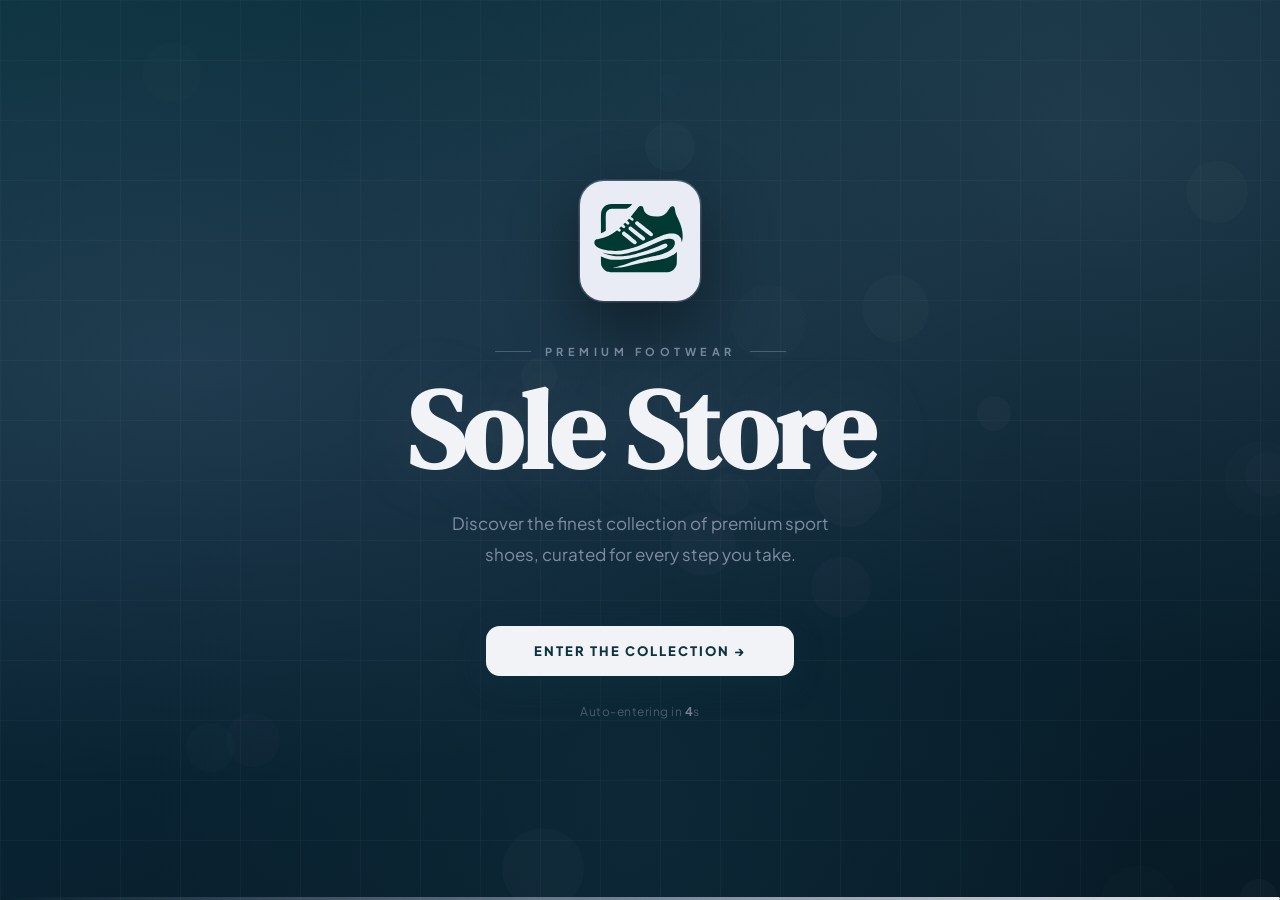
<file: frontend/index.html>
<!DOCTYPE html>
<html lang="en">
<head>
<meta charset="UTF-8">
<meta name="viewport" content="width=device-width, initial-scale=1.0">
<title>Sole Store</title>
<link rel="icon" type="image/svg+xml" href="logo.svg">
</head>
<body>
<script>
localStorage.removeItem('sole_user');
sessionStorage.clear();

window.location.href = 'welcome.html';
</script>
</body>
</html>
</file>
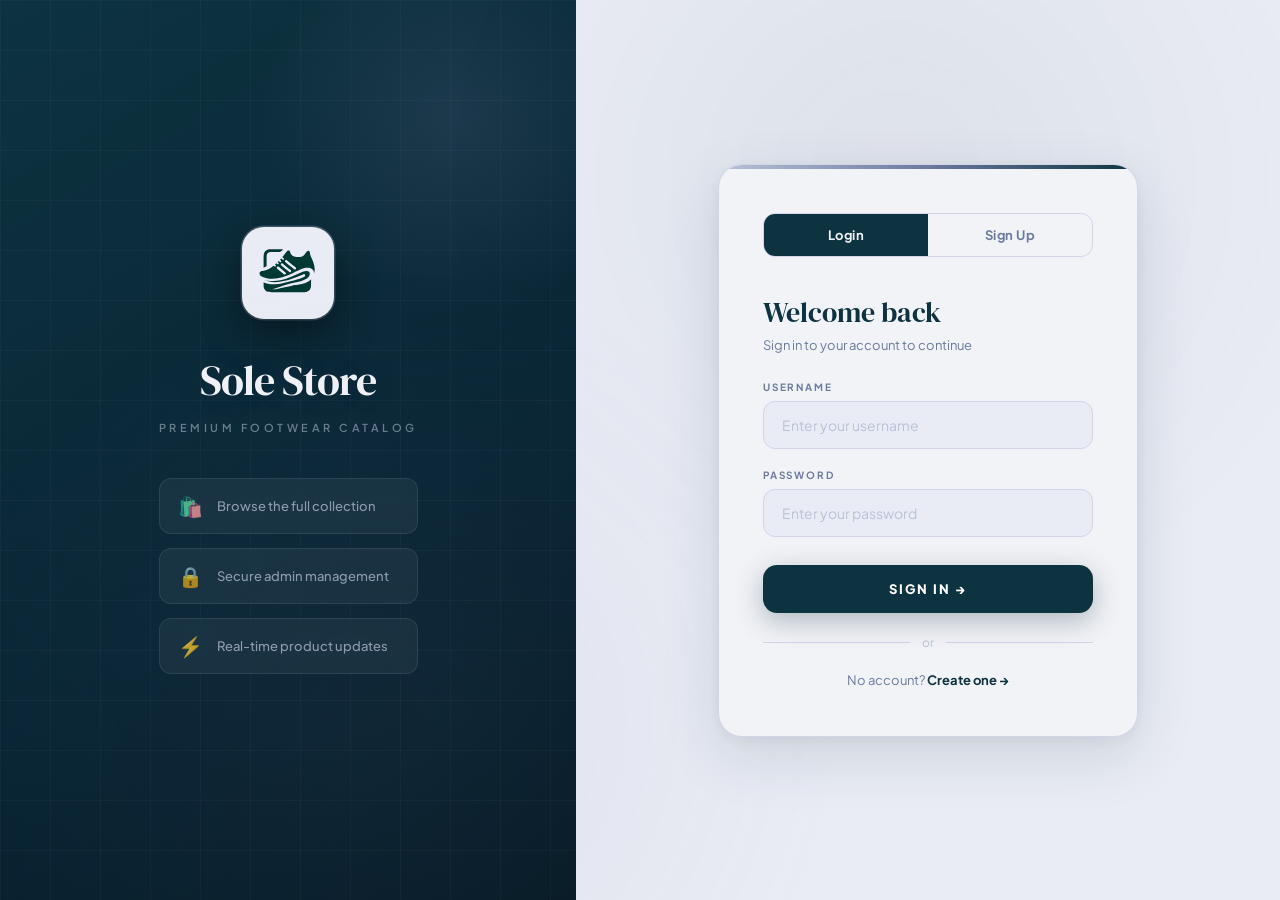
<file: frontend/client-welcome.html>
<!DOCTYPE html>
<html lang="en">
<head>
<meta charset="UTF-8">
<meta name="viewport" content="width=device-width, initial-scale=1.0">
<title>Welcome Back — Sole Store</title>
<link rel="icon" type="image/svg+xml" href="logo.svg">
<link href="https://fonts.googleapis.com/css2?family=DM+Serif+Display:ital@0;1&family=Plus+Jakarta+Sans:wght@300;400;500;600;700;800;900&display=swap" rel="stylesheet">
<style>
*,*::before,*::after{box-sizing:border-box;margin:0;padding:0}
html,body{height:100%;font-family:'Plus Jakarta Sans',sans-serif;overflow-x:hidden}

body{
  background:linear-gradient(145deg,#071a25 0%,#0a2535 35%,#0D3340 65%,#071a25 100%);
  min-height:100vh;color:#F2F3F7;
}
body::before{
  content:'';position:fixed;inset:0;
  background-image:
    linear-gradient(rgba(184,194,216,.03) 1px,transparent 1px),
    linear-gradient(90deg,rgba(184,194,216,.03) 1px,transparent 1px);
  background-size:64px 64px;
  animation:gridDrift 28s linear infinite;
  pointer-events:none;z-index:0;
}
@keyframes gridDrift{from{background-position:0 0}to{background-position:64px 64px}}
body::after{
  content:'';position:fixed;inset:0;pointer-events:none;z-index:0;
  background:
    radial-gradient(ellipse at 8% 15%,rgba(107,122,159,.18) 0%,transparent 48%),
    radial-gradient(ellipse at 92% 85%,rgba(107,122,159,.12) 0%,transparent 45%),
    radial-gradient(ellipse at 50% 50%,rgba(13,51,64,.4) 0%,transparent 70%);
}

.particles{position:fixed;inset:0;pointer-events:none;z-index:0;overflow:hidden}
.particle{position:absolute;border-radius:50%;background:rgba(184,194,216,.06);
  animation:float var(--d,8s) ease-in-out infinite;animation-delay:var(--delay,0s)}
@keyframes float{0%,100%{transform:translateY(0);opacity:.18}50%{transform:translateY(-55px);opacity:.4}}

.page{position:relative;z-index:1;display:flex;flex-direction:column;min-height:100vh}

/* ════════════════════════════════════
   NAV
════════════════════════════════════ */
nav{
  display:flex;align-items:center;justify-content:space-between;
  padding:24px 56px;
  border-bottom:1px solid rgba(184,194,216,.09);
  animation:slideDown .65s cubic-bezier(.16,1,.3,1) both;
  flex-shrink:0;
}
@keyframes slideDown{from{opacity:0;transform:translateY(-22px)}to{opacity:1;transform:translateY(0)}}

.nav-brand{display:flex;align-items:center;gap:15px}

/* ── LOGO — app icon style (light bg, rounded) ── */
.brand-icon{
  width:77px;height:77px;
  border-radius:18px;overflow:hidden;
  display:flex;align-items:center;justify-content:center;
  background:#E9ECF4;
  padding:8px;
  box-shadow:0 6px 20px rgba(13,51,64,.35),0 0 0 1.5px rgba(184,194,216,.35);
  flex-shrink:0;
  transition:transform .3s cubic-bezier(.16,1,.3,1),box-shadow .3s;
}
.brand-icon img{width:160%;height:160%;object-fit:contain;display:block;border-radius:8px}
.brand-icon:hover{transform:rotate(-7deg) scale(1.1);box-shadow:0 14px 32px rgba(13,51,64,.45),0 0 0 2px rgba(184,194,216,.5)}

.nav-name{font-family:'DM Serif Display',serif;font-size:24px;color:#F2F3F7;letter-spacing:.3px;line-height:1}
.nav-tag{font-size:10px;font-weight:600;letter-spacing:2.5px;text-transform:uppercase;color:rgba(184,194,216,.42);margin-top:4px}

.nav-right{display:flex;align-items:center;gap:12px}
.user-pill{
  display:flex;align-items:center;gap:8px;padding:8px 18px;
  background:rgba(255,255,255,.06);border:1px solid rgba(184,194,216,.13);
  border-radius:50px;font-size:12px;font-weight:600;
  color:rgba(184,194,216,.8);letter-spacing:.5px;backdrop-filter:blur(10px);
}
.user-dot{width:7px;height:7px;border-radius:50%;background:#2e9e6b;flex-shrink:0;animation:pulse 2s ease-in-out infinite}
@keyframes pulse{0%,100%{box-shadow:0 0 0 0 rgba(46,158,107,.45)}50%{box-shadow:0 0 0 7px rgba(46,158,107,0)}}

.logout-btn{
  padding:11px 24px;border-radius:14px;border:none;
  background:rgba(242,243,247,.09);color:rgba(184,194,216,.7);
  font-family:'Plus Jakarta Sans',sans-serif;
  font-size:11px;font-weight:800;letter-spacing:1.8px;
  text-transform:uppercase;cursor:pointer;
  position:relative;overflow:hidden;
  transition:transform .25s cubic-bezier(.22,1,.36,1),background .25s,color .25s,box-shadow .25s;
  box-shadow:0 4px 14px rgba(0,0,0,.18);
}
.logout-btn::after{content:'';position:absolute;top:0;left:-130%;width:65%;height:100%;
  background:linear-gradient(120deg,transparent,rgba(255,255,255,.14),transparent);
  transform:skewX(-20deg);pointer-events:none;}
.logout-btn:hover{background:rgba(242,243,247,.16);color:#F2F3F7;transform:translateY(-3px);box-shadow:0 10px 24px rgba(0,0,0,.28)}
.logout-btn:hover::after{animation:sweep .9s ease}
.logout-btn:active{transform:translateY(2px)}
@keyframes sweep{from{left:-130%}to{left:150%}}

/* ════════════════════════════════════
   MAIN CONTENT — two column layout
════════════════════════════════════ */
.main{
  flex:1;display:flex;
  align-items:center;justify-content:center;
  gap:80px;padding:50px 80px;
}

/* ── LEFT COLUMN ── */
.left{
  max-width:580px;flex-shrink:0;
  animation:fadeLeft .8s cubic-bezier(.16,1,.3,1) .15s both;
}
@keyframes fadeLeft{from{opacity:0;transform:translateX(-36px)}to{opacity:1;transform:translateX(0)}}

.chip{
  display:inline-flex;align-items:center;gap:10px;
  padding:7px 20px;margin-bottom:30px;
  background:rgba(255,255,255,.06);border:1px solid rgba(184,194,216,.14);
  border-radius:50px;font-size:11px;font-weight:700;letter-spacing:2px;
  text-transform:uppercase;color:rgba(184,194,216,.6);backdrop-filter:blur(10px);
}
.chip-dot{width:6px;height:6px;border-radius:50%;background:#B8C2D8;animation:chipBlink 2.5s ease-in-out infinite}
@keyframes chipBlink{0%,100%{opacity:.3}50%{opacity:1}}

.greet-label{
  font-size:16px;font-weight:500;color:rgba(184,194,216,.5);
  letter-spacing:.5px;margin-bottom:12px;
}

/* ── BIG UPPERCASE USERNAME ── */
.hero-username{
  font-family:'Plus Jakarta Sans',sans-serif;
  font-size:clamp(52px,7.5vw,96px);
  font-weight:900;
  line-height:1;
  letter-spacing:-1px;
  text-transform:uppercase;
  margin-bottom:28px;
  background:linear-gradient(135deg,#F2F3F7 0%,#B8C2D8 40%,#6B7A9F 75%,#B8C2D8 100%);
  background-size:250% auto;
  -webkit-background-clip:text;background-clip:text;
  color:transparent;
  animation:shimmerName 5s linear infinite;
}
@keyframes shimmerName{from{background-position:0% center}to{background-position:250% center}}

.hero-sub{
  font-size:16px;color:rgba(184,194,216,.52);
  font-weight:400;line-height:1.85;
  max-width:400px;margin-bottom:44px;
}

/* ── BROWSE BUTTON — submit-btn style ── */
.btn-browse{
  width:100%;max-width:360px;
  border:none;border-radius:14px;cursor:pointer;
  position:relative;overflow:hidden;
  background:#F2F3F7;
  transform:translateY(0);
  transition:transform .25s cubic-bezier(.22,1,.36,1),box-shadow .25s;
  box-shadow:0 8px 28px rgba(13,51,64,.5);
  display:block;
}
.btn-browse span{
  display:flex;align-items:center;justify-content:center;gap:14px;
  padding:17px 32px;
  color:#0D3340;
  font-family:'Plus Jakarta Sans',sans-serif;
  font-size:13px;font-weight:800;
  letter-spacing:2px;text-transform:uppercase;
  transition:transform .25s cubic-bezier(.22,1,.36,1);
}
.btn-browse::after{content:'';position:absolute;top:0;left:-130%;width:65%;height:100%;
  background:linear-gradient(120deg,transparent,rgba(13,51,64,.12),transparent);
  transform:skewX(-20deg);pointer-events:none;}
.btn-browse:hover{transform:translateY(-4px);box-shadow:0 18px 40px rgba(13,51,64,.55)}
.btn-browse:hover span{transform:translateY(-2px)}
.btn-browse:hover::after{animation:sweep .9s ease}
.btn-browse:active{transform:translateY(2px)}
.btn-browse:active span{transform:scale(.97)}
.arrow{font-size:18px;transition:transform .3s}
.btn-browse:hover .arrow{transform:translateX(7px)}

/* ── RIGHT COLUMN ── */
.right{
  display:flex;flex-direction:column;gap:16px;
  animation:fadeRight .8s cubic-bezier(.16,1,.3,1) .3s both;
  flex-shrink:0;
}
@keyframes fadeRight{from{opacity:0;transform:translateX(36px)}to{opacity:1;transform:translateX(0)}}

/* Stats grid */
.stats-grid{display:grid;grid-template-columns:1fr 1fr;gap:14px}
.stat-card{
  padding:22px 24px;
  background:rgba(255,255,255,.05);
  border:1px solid rgba(184,194,216,.1);
  border-radius:18px;backdrop-filter:blur(12px);
  transition:all .32s cubic-bezier(.16,1,.3,1);
  cursor:default;min-width:140px;
}
.stat-card:hover{background:rgba(255,255,255,.09);border-color:rgba(184,194,216,.2);transform:translateY(-5px);box-shadow:0 18px 40px rgba(0,0,0,.3)}
.stat-icon{font-size:24px;margin-bottom:12px;display:block}
.stat-val{
  font-family:'DM Serif Display',serif;
  font-size:28px;color:#F2F3F7;line-height:1;margin-bottom:5px;
}
.stat-label{font-size:10px;font-weight:700;letter-spacing:2px;text-transform:uppercase;color:rgba(184,194,216,.4)}

/* Feature list */
.feat-list{display:flex;flex-direction:column;gap:10px}
.feat-item{
  display:flex;align-items:center;gap:14px;
  padding:14px 18px;
  background:rgba(255,255,255,.04);
  border:1px solid rgba(184,194,216,.08);
  border-radius:14px;backdrop-filter:blur(8px);
  transition:all .3s cubic-bezier(.16,1,.3,1);cursor:default;
}
.feat-item:hover{background:rgba(255,255,255,.07);border-color:rgba(184,194,216,.18);transform:translateX(6px)}
.feat-ico{
  width:38px;height:38px;border-radius:11px;
  background:rgba(184,194,216,.09);
  display:flex;align-items:center;justify-content:center;
  font-size:18px;flex-shrink:0;transition:transform .3s;
}
.feat-item:hover .feat-ico{transform:scale(1.15) rotate(-5deg)}
.feat-title{font-size:13px;font-weight:700;color:#F2F3F7;margin-bottom:2px;letter-spacing:.2px}
.feat-desc{font-size:11px;color:rgba(184,194,216,.42);font-weight:400}

/* ── FOOTER BAR ── */
.footer-bar{
  display:flex;align-items:center;justify-content:center;gap:10px;
  padding:20px 56px;border-top:1px solid rgba(184,194,216,.07);
  flex-shrink:0;
  animation:fadeUp .7s cubic-bezier(.16,1,.3,1) 1s both;
}
.footer-dot{width:4px;height:4px;border-radius:50%;background:rgba(184,194,216,.2)}
.footer-dot.active{background:rgba(184,194,216,.55)}
.footer-text{font-size:10px;color:rgba(184,194,216,.28);letter-spacing:2px;text-transform:uppercase;font-weight:600}

@keyframes fadeUp{from{opacity:0;transform:translateY(18px)}to{opacity:1;transform:translateY(0)}}

/* ── RESPONSIVE ── */
@media(max-width:960px){
  .main{flex-direction:column;gap:50px;padding:40px 32px;text-align:center}
  .hero-sub{max-width:100%;margin-left:auto;margin-right:auto}
  .btn-browse{max-width:100%}
  .stats-grid{width:100%;max-width:380px;margin:0 auto}
  .feat-list{width:100%;max-width:380px;margin:0 auto}
  .feat-item:hover{transform:translateY(-3px)}
  nav{padding:18px 28px}
}

body.exit{animation:exitOut .5s cubic-bezier(.4,0,1,1) both}
@keyframes exitOut{from{opacity:1;transform:scale(1)}to{opacity:0;transform:scale(1.04)}}
</style>
</head>
<body>
<div class="particles" id="particles"></div>

<div class="page">

  <!-- ── NAV ── -->
  <nav>
    <div class="nav-brand">
      <div class="brand-icon"><img src="logo.svg" alt="Sole Store"></div>
      <div>
        <div class="nav-name">Sole Store</div>
        <div class="nav-tag">Premium Footwear</div>
      </div>
    </div>
    <div class="nav-right">
      <div class="user-pill">
        <span class="user-dot"></span>
        <span id="navUsername">Client</span>
      </div>
      <button class="logout-btn" onclick="doLogout()">Logout ↗</button>
    </div>
  </nav>

  <!-- ── MAIN ── -->
  <div class="main">

    <!-- LEFT -->
    <div class="left">
      <div class="chip">
        <span class="chip-dot"></span>
        Exclusive Collection · 2025
      </div>

      <div class="greet-label">Welcome back,</div>
      <div class="hero-username" id="heroUsername">FRIEND</div>

      <p class="hero-sub">
        Step into the world of premium sport shoes.<br>
        Explore every style, discover your next pair.
      </p>

      <button class="btn-browse" onclick="enterCatalog()">
        <span>
          Browse the Collection
          <span class="arrow">→</span>
        </span>
      </button>
    </div>

    <!-- RIGHT -->
    <div class="right">

      <!-- Stats -->
      <div class="stats-grid">
        <div class="stat-card">
          <span class="stat-icon">👟</span>
          <div class="stat-val" id="statProducts">—</div>
          <div class="stat-label">Products</div>
        </div>
        <div class="stat-card">
          <span class="stat-icon">🏷️</span>
          <div class="stat-val" id="statLowest">—</div>
          <div class="stat-label">Lowest</div>
        </div>
        <div class="stat-card">
          <span class="stat-icon">💎</span>
          <div class="stat-val" id="statHighest">—</div>
          <div class="stat-label">Top Price</div>
        </div>
        <div class="stat-card">
          <span class="stat-icon">🚚</span>
          <div class="stat-val">Free</div>
          <div class="stat-label">Shipping</div>
        </div>
      </div>

      <!-- Features -->
      <div class="feat-list">
        <div class="feat-item">
          <div class="feat-ico">🔍</div>
          <div>
            <div class="feat-title">Smart Search</div>
            <div class="feat-desc">Find any shoe by name or style instantly</div>
          </div>
        </div>
        <div class="feat-item">
          <div class="feat-ico">👁️</div>
          <div>
            <div class="feat-title">Detailed View</div>
            <div class="feat-desc">Full product info with zoom preview</div>
          </div>
        </div>
        <div class="feat-item">
          <div class="feat-ico">⚡</div>
          <div>
            <div class="feat-title">Live Catalog</div>
            <div class="feat-desc">Stock updated in real time by admin</div>
          </div>
        </div>
      </div>

    </div><!-- /right -->
  </div><!-- /main -->

  <!-- Footer -->
  <div class="footer-bar">
    <div class="footer-dot active"></div>
    <div class="footer-dot"></div>
    <div class="footer-dot"></div>
    <span class="footer-text">Sole Store · Premium Footwear Catalog</span>
  </div>

</div><!-- /page -->

<script>
  const API = window.location.origin;

  // ── AUTH GUARD ──
  const raw  = localStorage.getItem('sole_user');
  const user = raw ? JSON.parse(raw) : null;
  if (!user)                         { location.href = 'login.html'; }
  if (user && user.role === 'admin') { location.href = 'admin.html'; }

  // ── PERSONALIZE — UPPERCASE ──
  const name = user ? user.username.toUpperCase() : 'FRIEND';
  document.getElementById('heroUsername').textContent = name;
  document.getElementById('navUsername').textContent  = user ? user.username : 'Client';

  // ── LOAD STATS ──
  fetch(API + '/products')
    .then(r => r.json())
    .then(products => {
      document.getElementById('statProducts').textContent = products.length || '0';
      if (products.length > 0) {
        const prices = products.map(p => Number(p.price));
        document.getElementById('statLowest').textContent  = '$' + Math.min(...prices).toFixed(0);
        document.getElementById('statHighest').textContent = '$' + Math.max(...prices).toFixed(0);
      }
    }).catch(() => {});

  // ── PARTICLES ──
  const pc = document.getElementById('particles');
  for (let i = 0; i < 20; i++) {
    const p = document.createElement('div');
    p.className = 'particle';
    const s = Math.random() * 90 + 20;
    p.style.cssText = `width:${s}px;height:${s}px;left:${Math.random()*100}%;top:${Math.random()*100}%;--d:${(Math.random()*9+5).toFixed(1)}s;--delay:${(Math.random()*7).toFixed(1)}s`;
    pc.appendChild(p);
  }

  function enterCatalog() {
    document.body.classList.add('exit');
    setTimeout(() => location.href = 'client.html', 520);
  }

  function doLogout() {
    localStorage.removeItem('sole_user');
    location.href = 'login.html';
  }
</script>
</body>
</html>
</file>
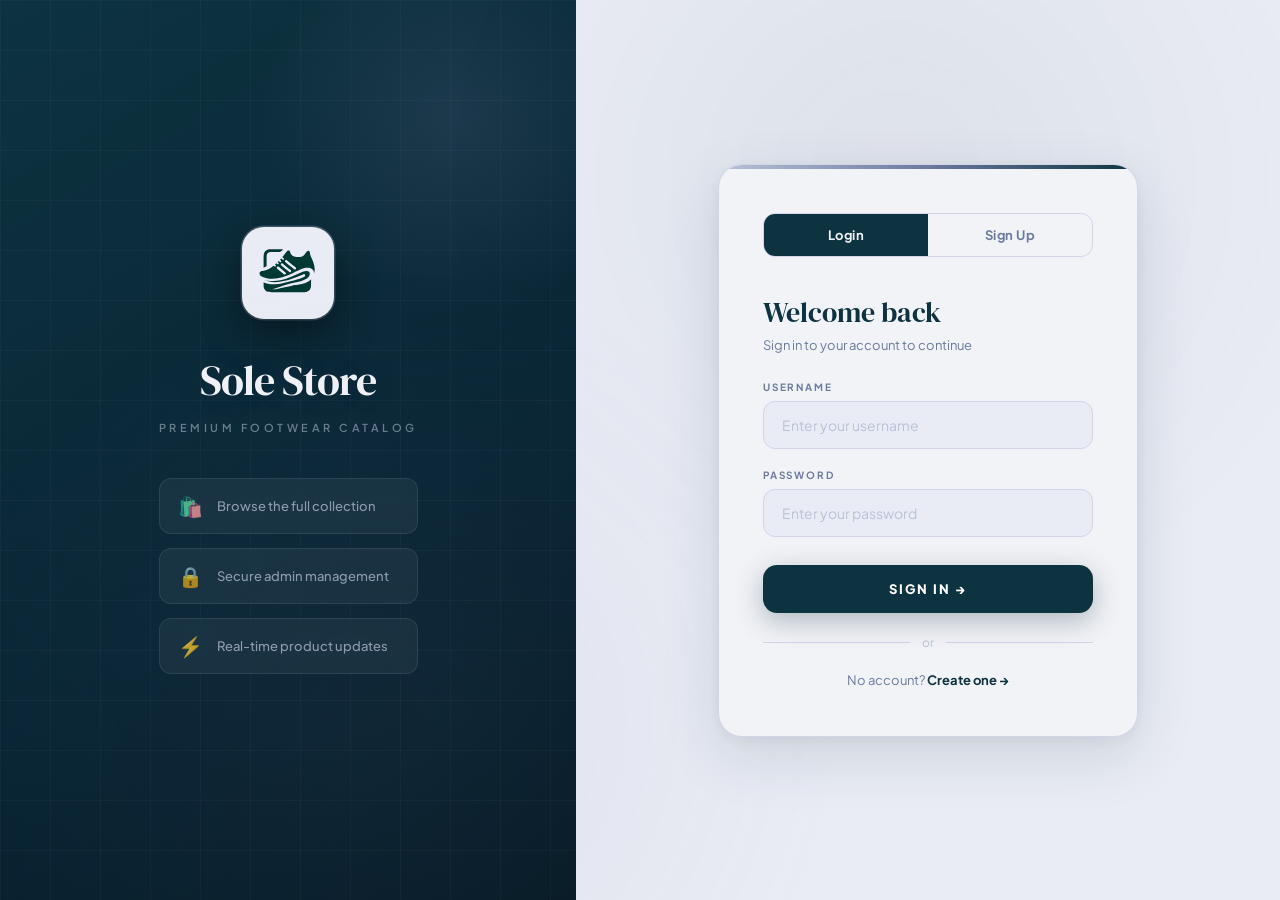
<file: frontend/login.html>
<!DOCTYPE html>
<html lang="en">
<head>
<script>
window.onload = () => {
    localStorage.clear();
    sessionStorage.clear();
};
</script>
<meta charset="UTF-8">
<meta name="viewport" content="width=device-width, initial-scale=1.0">
<title>Login — Sole Store</title>
<link rel="icon" type="image/svg+xml" href="logo.svg">
<link href="https://fonts.googleapis.com/css2?family=DM+Serif+Display:ital@0;1&family=Plus+Jakarta+Sans:wght@300;400;500;600;700;800&display=swap" rel="stylesheet">
<style>
*,*::before,*::after{box-sizing:border-box;margin:0;padding:0}
html,body{height:100%;font-family:'Plus Jakarta Sans',sans-serif;overflow:hidden}

/* ── LAYOUT ─────────────────────────── */
.page{display:flex;height:100vh;width:100vw}

/* LEFT – brand panel */
.left{
  width:45%;min-width:340px;
  background:linear-gradient(150deg,#0D3340 0%,#0a2535 60%,#071a25 100%);
  display:flex;flex-direction:column;align-items:center;justify-content:center;
  padding:60px 48px;position:relative;overflow:hidden;
  animation:slideLeft .7s cubic-bezier(.16,1,.3,1) both;
}
@keyframes slideLeft{from{opacity:0;transform:translateX(-30px)}to{opacity:1;transform:translateX(0)}}

/* grid overlay */
.left::before{
  content:'';position:absolute;inset:0;
  background-image:
    linear-gradient(rgba(184,194,216,.04) 1px,transparent 1px),
    linear-gradient(90deg,rgba(184,194,216,.04) 1px,transparent 1px);
  background-size:50px 50px;pointer-events:none;
}
/* glow orb */
.left::after{
  content:'';position:absolute;
  width:400px;height:400px;
  border-radius:50%;
  background:radial-gradient(circle,rgba(107,122,159,.18) 0%,transparent 70%);
  top:-80px;right:-80px;pointer-events:none;
}

.brand-panel{position:relative;z-index:2;text-align:center;animation:fadeUp .8s .3s both}
.brand-logo{
  width:92px;height:92px;
  background:#E9ECF4;
  border-radius:22px;
  display:flex;align-items:center;justify-content:center;
  padding:10px;
  margin:0 auto 32px;
  box-shadow:0 16px 40px rgba(0,0,0,.4),0 0 0 1.5px rgba(184,194,216,.3);
  animation:logoFloat 5s ease-in-out 1s infinite;
  overflow:hidden;
}
.brand-logo img{
  width:140%;
  height:140%;
  object-fit:contain;
  display:block;
  border-radius:10px;
}
@keyframes logoFloat{0%,100%{transform:translateY(0)}50%{transform:translateY(-10px)}}

.brand-name{
  font-family:'DM Serif Display',serif;
  font-size:42px;color:#F2F3F7;letter-spacing:-1px;margin-bottom:12px;
  text-shadow:0 0 60px rgba(184,194,216,.15);
}
.brand-tag{
  font-size:11px;font-weight:600;letter-spacing:3.5px;
  text-transform:uppercase;color:rgba(184,194,216,.55);margin-bottom:44px;
}

.feature-list{display:flex;flex-direction:column;gap:14px;width:100%;max-width:280px}
.feature{
  display:flex;align-items:center;gap:14px;
  padding:14px 18px;
  background:rgba(255,255,255,.05);
  border:1px solid rgba(184,194,216,.12);
  border-radius:12px;
  color:rgba(184,194,216,.75);font-size:13px;font-weight:500;
  backdrop-filter:blur(8px);
  animation:fadeUp .7s cubic-bezier(.16,1,.3,1) both;
}
.feature:nth-child(1){animation-delay:.4s}
.feature:nth-child(2){animation-delay:.5s}
.feature:nth-child(3){animation-delay:.6s}
.feature-icon{font-size:20px;flex-shrink:0}

@keyframes fadeUp{from{opacity:0;transform:translateY(20px)}to{opacity:1;transform:translateY(0)}}

/* RIGHT – form panel */
.right{
  flex:1;background:#E9ECF4;
  display:flex;align-items:center;justify-content:center;
  padding:40px 32px;overflow-y:auto;
  position:relative;
}
.right::before{
  content:'';position:fixed;inset:0;
  background-image:
    radial-gradient(circle at 70% 20%,rgba(13,51,64,.05) 0%,transparent 40%),
    radial-gradient(circle at 30% 80%,rgba(107,122,159,.07) 0%,transparent 40%);
  pointer-events:none;z-index:0;
}

/* card */
.auth-card{
  position:relative;z-index:1;
  background:#F2F3F7;
  border:1.5px solid #D0D6E8;
  border-radius:24px;
  width:100%;max-width:420px;
  padding:48px 44px;
  box-shadow:0 20px 60px rgba(13,51,64,.12),0 4px 16px rgba(13,51,64,.06);
  animation:cardIn .65s cubic-bezier(.16,1,.3,1) .1s both;
  overflow:hidden;
}
.auth-card::before{
  content:'';position:absolute;top:0;left:0;right:0;height:4px;
  background:linear-gradient(90deg,#B8C2D8,#6B7A9F,#0D3340);
}
@keyframes cardIn{from{opacity:0;transform:translateY(30px) scale(.97)}to{opacity:1;transform:translateY(0) scale(1)}}

/* tabs */
.tabs{display:flex;gap:0;margin-bottom:36px;border-radius:12px;overflow:hidden;border:1.5px solid #D0D6E8}
.tab{
  flex:1;padding:13px;border:none;background:transparent;cursor:pointer;
  font-family:'Plus Jakarta Sans',sans-serif;font-size:13px;font-weight:700;
  letter-spacing:.5px;color:#6B7A9F;
  transition:all .3s cubic-bezier(.16,1,.3,1);position:relative;overflow:hidden;
}
.tab.active{background:#0D3340;color:#F2F3F7}
.tab:not(.active):hover{background:#E9ECF4;color:#0D3340}

/* form panels */
.form-panel{display:none;animation:panelIn .4s cubic-bezier(.16,1,.3,1)}
.form-panel.active{display:block}
@keyframes panelIn{from{opacity:0;transform:translateY(12px)}to{opacity:1;transform:translateY(0)}}

.form-title{font-family:'DM Serif Display',serif;font-size:28px;color:#0D3340;margin-bottom:6px}
.form-sub{font-size:13px;color:#6B7A9F;margin-bottom:28px}

/* fields */
.field{margin-bottom:20px}
.field label{
  display:block;font-size:10px;font-weight:700;
  letter-spacing:1.8px;text-transform:uppercase;color:#6B7A9F;margin-bottom:8px;
  transition:color .2s;
}
.field:focus-within label{color:#0D3340}
.field input{
  width:100%;padding:14px 18px;
  background:#E9ECF4;border:1.5px solid #D0D6E8;border-radius:12px;
  color:#1A1A22;font-family:'Plus Jakarta Sans',sans-serif;
  font-size:14px;font-weight:500;outline:none;
  transition:all .3s cubic-bezier(.16,1,.3,1);
}
.field input:focus{border-color:#0D3340;background:#fff;box-shadow:0 0 0 4px rgba(13,51,64,.08)}
.field input::placeholder{color:#B8C2D8;font-weight:400}

/* error/success messages */
.msg{
  padding:12px 16px;border-radius:10px;font-size:13px;font-weight:600;
  margin-bottom:18px;display:none;animation:msgIn .3s ease;
}
@keyframes msgIn{from{opacity:0;transform:translateY(-6px)}to{opacity:1;transform:translateY(0)}}
.msg.error{background:#fef2f2;border:1.5px solid #fecaca;color:#dc2626;display:block}
.msg.success{background:#f0fdf4;border:1.5px solid #bbf7d0;color:#16a34a;display:block}

/* submit button */
.submit-btn{
  width:100%;margin-top:8px;border:none;border-radius:14px;cursor:pointer;
  background:#0D3340;position:relative;overflow:hidden;
  transition:transform .25s cubic-bezier(.22,1,.36,1),box-shadow .25s;
  box-shadow:0 8px 28px rgba(13,51,64,.3);
}
.submit-btn span{
  display:block;padding:16px;color:#fff;
  font-family:'Plus Jakarta Sans',sans-serif;
  font-size:13px;font-weight:800;letter-spacing:2px;text-transform:uppercase;
  transition:transform .25s cubic-bezier(.22,1,.36,1);
}
.submit-btn:hover{transform:translateY(-4px);box-shadow:0 18px 40px rgba(13,51,64,.4)}
.submit-btn:hover span{transform:translateY(-2px)}
.submit-btn:active{transform:translateY(4px)}
.submit-btn:active span {transform: translateY(1px) scale(0.97);}
.submit-btn::after{
  content:'';position:absolute;top:0;left:-130%;width:65%;height:100%;
  background:linear-gradient(120deg,transparent,rgba(255,255,255,.35),transparent);
  transform:skewX(-20deg);pointer-events:none;
}
.submit-btn:hover::after{animation:sweep .9s ease}
@keyframes sweep{from{left:-130%}to{left:150%}}

/* divider */
.divider{display:flex;align-items:center;gap:12px;margin:22px 0;color:#B8C2D8;font-size:12px}
.divider::before,.divider::after{content:'';flex:1;height:1px;background:#D0D6E8}

/* loading state */
.submit-btn.loading span::after{content:'…'}

/* responsive */
@media(max-width:720px){
  .left{display:none}
  .right{justify-content:center}
  .auth-card{padding:36px 28px}
}
</style>
</head>
<body>
<div class="page">

  <!-- ── LEFT PANEL ── -->
  <div class="left">
    <div class="brand-panel">
      <div class="brand-logo"><img src="logo.svg" alt="Sole Logo"></div>
      <div class="brand-name">Sole Store</div>
      <div class="brand-tag">Premium Footwear Catalog</div>
      <div class="feature-list">
        <div class="feature"><span class="feature-icon">🛍️</span>Browse the full collection</div>
        <div class="feature"><span class="feature-icon">🔒</span>Secure admin management</div>
        <div class="feature"><span class="feature-icon">⚡</span>Real-time product updates</div>
      </div>
    </div>
  </div>

  <!-- ── RIGHT PANEL ── -->
  <div class="right">
    <div class="auth-card">

      <!-- TABS -->
      <div class="tabs">
        <button class="tab active" id="tabLogin" onclick="switchTab('login')">Login</button>
        <button class="tab" id="tabSignup" onclick="switchTab('signup')">Sign Up</button>
      </div>

      <!-- LOGIN FORM -->
      <div class="form-panel active" id="panelLogin">
        <div class="form-title">Welcome back</div>
        <div class="form-sub">Sign in to your account to continue</div>
        <div class="msg" id="loginMsg"></div>
        <div class="field">
          <label>Username</label>
          <input id="loginUser" type="text" placeholder="Enter your username" autocomplete="username">
        </div>
        <div class="field">
          <label>Password</label>
          <input id="loginPass" type="password" placeholder="Enter your password" autocomplete="current-password">
        </div>
        <button class="submit-btn" id="loginBtn" onclick="doLogin()">
          <span>Sign In →</span>
        </button>
        <div class="divider">or</div>
        <div style="text-align:center;font-size:13px;color:#6B7A9F">
          No account? <a href="#" onclick="switchTab('signup')" style="color:#0D3340;font-weight:700;text-decoration:none">Create one →</a>
        </div>
      </div>

      <!-- SIGNUP FORM -->
      <div class="form-panel" id="panelSignup">
        <div class="form-title">Create account</div>
        <div class="form-sub">Join Sole Store as a client today</div>
        <div class="msg" id="signupMsg"></div>
        <div class="field">
          <label>Username</label>
          <input id="signupUser" type="text" placeholder="Choose a username" autocomplete="username">
        </div>
        <div class="field">
          <label>Password</label>
          <input id="signupPass" type="password" placeholder="Choose a password" autocomplete="new-password">
        </div>
        <div class="field">
          <label>Confirm Password</label>
          <input id="signupConfirm" type="password" placeholder="Repeat your password" autocomplete="new-password">
        </div>
        <button class="submit-btn" id="signupBtn" onclick="doSignup()">
          <span>Create Account →</span>
        </button>
        <div class="divider">or</div>
        <div style="text-align:center;font-size:13px;color:#6B7A9F">
          Have an account? <a href="#" onclick="switchTab('login')" style="color:#0D3340;font-weight:700;text-decoration:none">Sign in →</a>
        </div>
      </div>

    </div><!-- /auth-card -->
  </div><!-- /right -->
</div><!-- /page -->

<script>
const API = window.location.origin;

// Redirect if already logged in
const saved = localStorage.getItem('sole_user');
if(saved){
  const u = JSON.parse(saved);
  location.href = u.role === 'admin' ? 'admin.html' : 'client-welcome.html';
}

function switchTab(tab){
  document.getElementById('tabLogin').classList.toggle('active', tab==='login');
  document.getElementById('tabSignup').classList.toggle('active', tab==='signup');
  document.getElementById('panelLogin').classList.toggle('active', tab==='login');
  document.getElementById('panelSignup').classList.toggle('active', tab==='signup');
  // re-trigger animation
  const panel = document.getElementById(tab==='login'?'panelLogin':'panelSignup');
  panel.style.animation='none';
  requestAnimationFrame(()=>{ panel.style.animation=''; });
}

function showMsg(id, text, type){
  const el = document.getElementById(id);
  el.textContent = text;
  el.className = 'msg ' + type;
}

function setLoading(btnId, loading){
  document.getElementById(btnId).classList.toggle('loading', loading);
  document.getElementById(btnId).disabled = loading;
}

async function doLogin(){
  const username = document.getElementById('loginUser').value.trim();
  const password = document.getElementById('loginPass').value.trim();
  if(!username || !password){ showMsg('loginMsg','Please fill in all fields','error'); return; }

  setLoading('loginBtn', true);
  try{
    const res  = await fetch(API+'/login',{method:'POST',headers:{'Content-Type':'application/json'},body:JSON.stringify({username,password})});
    const data = await res.json();
    if(res.ok){
      localStorage.setItem('sole_user', JSON.stringify(data.user));
      showMsg('loginMsg','Welcome back! Redirecting…','success');
      setTimeout(()=>{ location.href = data.user.role==='admin' ? 'admin.html' : 'client-welcome.html'; }, 800);
    } else {
      showMsg('loginMsg', data.error || 'Login failed', 'error');
    }
  } catch(e){
    showMsg('loginMsg','Cannot reach server. Is the backend running?','error');
  }
  setLoading('loginBtn', false);
}

async function doSignup(){
  const username = document.getElementById('signupUser').value.trim();
  const password = document.getElementById('signupPass').value.trim();
  const confirm  = document.getElementById('signupConfirm').value.trim();
  if(!username || !password || !confirm){ showMsg('signupMsg','Please fill in all fields','error'); return; }
  if(password !== confirm){ showMsg('signupMsg','Passwords do not match','error'); return; }
  if(password.length < 4){ showMsg('signupMsg','Password must be at least 4 characters','error'); return; }

  setLoading('signupBtn', true);
  try{
    const res  = await fetch(API+'/register',{method:'POST',headers:{'Content-Type':'application/json'},body:JSON.stringify({username,password})});
    const data = await res.json();
    if(res.ok){
      showMsg('signupMsg','Account created! Switching to login…','success');
      setTimeout(()=>switchTab('login'), 1200);
    } else {
      showMsg('signupMsg', data.error || 'Registration failed', 'error');
    }
  } catch(e){
    showMsg('signupMsg','Cannot reach server. Is the backend running?','error');
  }
  setLoading('signupBtn', false);
}

// Enter key support
document.addEventListener('keydown', e=>{
  if(e.key==='Enter'){
    const lActive = document.getElementById('panelLogin').classList.contains('active');
    lActive ? doLogin() : doSignup();
  }
});
</script>
</body>
</html>
</file>
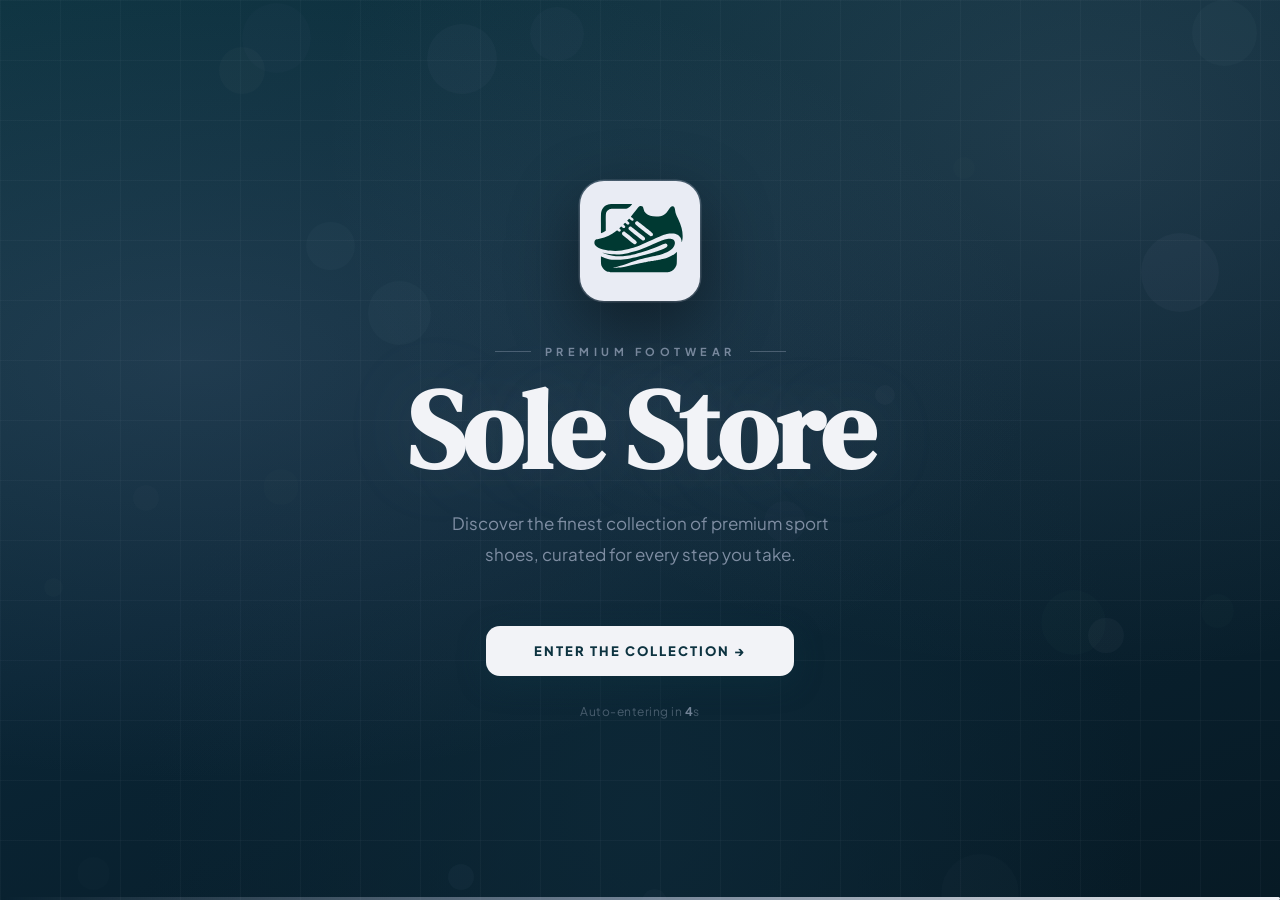
<file: frontend/welcome.html>
<!DOCTYPE html>
<html lang="en">

<head>
  <meta charset="UTF-8">
  <meta name="viewport" content="width=device-width, initial-scale=1.0">
  <title>Welcome — Sole Store</title>
  <link rel="icon" type="image/svg+xml" href="logo.svg">
  <link
    href="https://fonts.googleapis.com/css2?family=DM+Serif+Display:ital@0;1&family=Plus+Jakarta+Sans:wght@300;400;500;600;700;800&display=swap"
    rel="stylesheet">
  <style>
    *,
    *::before,
    *::after {
      box-sizing: border-box;
      margin: 0;
      padding: 0
    }

    html,
    body {
      height: 100%;
      font-family: 'Plus Jakarta Sans', sans-serif;
      overflow: hidden
    }

    .bg {
      position: fixed;
      inset: 0;
      background:
        radial-gradient(ellipse at 15% 40%, rgba(107, 122, 159, .22) 0%, transparent 55%),
        radial-gradient(ellipse at 85% 15%, rgba(184, 194, 216, .12) 0%, transparent 50%),
        radial-gradient(ellipse at 50% 90%, rgba(13, 40, 55, .9) 0%, transparent 55%),
        linear-gradient(160deg, #0D3340 0%, #0a2535 50%, #071a25 100%);
      animation: bgBreath 10s ease-in-out infinite alternate;
    }

    @keyframes bgBreath {
      0% {
        filter: brightness(.88)
      }

      100% {
        filter: brightness(1.06)
      }
    }

    .grid {
      position: fixed;
      inset: 0;
      background-image:
        linear-gradient(rgba(184, 194, 216, .04) 1px, transparent 1px),
        linear-gradient(90deg, rgba(184, 194, 216, .04) 1px, transparent 1px);
      background-size: 60px 60px;
      animation: gridDrift 20s linear infinite;
      pointer-events: none;
    }

    @keyframes gridDrift {
      from {
        background-position: 0 0
      }

      to {
        background-position: 60px 60px
      }
    }

    .particles {
      position: fixed;
      inset: 0;
      pointer-events: none;
      overflow: hidden;
      z-index: 0
    }

    .particle {
      position: absolute;
      border-radius: 50%;
      background: rgba(184, 194, 216, .12);
      animation: floatP var(--dur, 8s) ease-in-out infinite;
      animation-delay: var(--delay, 0s);
    }

    @keyframes floatP {

      0%,
      100% {
        transform: translateY(0) scale(1);
        opacity: .25
      }

      50% {
        transform: translateY(-50px) scale(1.15);
        opacity: .6
      }
    }

    .center {
      position: relative;
      z-index: 10;
      display: flex;
      flex-direction: column;
      align-items: center;
      justify-content: center;
      min-height: 100vh;
      text-align: center;
      padding: 40px 20px;
    }

    /* ── LOGO — same style as admin brand-icon ── */
    .logo-wrap {
      width: 120px;
      height: 120px;
      border-radius: 24px;
      overflow: hidden;
      display: flex;
      align-items: center;
      justify-content: center;
      background: #E9ECF4;
      padding: 10px;
      box-shadow: 0 24px 70px rgba(0, 0, 0, .45), 0 0 0 1.5px rgba(184, 194, 216, .3);
      margin-bottom: 44px;
      animation: logoIn .9s cubic-bezier(.16, 1, .3, 1) .2s both, logoFloat 5s ease-in-out 1.2s infinite;
    }

    .logo-wrap img {
      width: 160%;
      height: 160%;
      object-fit: contain;
      display: block;
      border-radius: 10px
    }

    @keyframes logoIn {
      from {
        opacity: 0;
        transform: translateY(50px) scale(.75)
      }

      to {
        opacity: 1;
        transform: translateY(0) scale(1)
      }
    }

    @keyframes logoFloat {

      0%,
      100% {
        transform: translateY(0)
      }

      50% {
        transform: translateY(-14px)
      }
    }

    .eyebrow {
      font-size: 11px;
      font-weight: 700;
      letter-spacing: 4.5px;
      text-transform: uppercase;
      color: rgba(184, 194, 216, .6);
      margin-bottom: 18px;
      display: flex;
      align-items: center;
      gap: 14px;
      animation: fadeUp .7s cubic-bezier(.16, 1, .3, 1) .55s both;
    }

    .eyebrow::before,
    .eyebrow::after {
      content: '';
      width: 36px;
      height: 1px;
      background: rgba(184, 194, 216, .3)
    }

    .store-name {
      font-family: 'DM Serif Display', serif;
      font-size: clamp(56px, 11vw, 110px);
      color: #F2F3F7;
      line-height: 1;
      margin-bottom: 22px;
      letter-spacing: -2px;
      animation: fadeUp .85s cubic-bezier(.16, 1, .3, 1) .7s both;
      text-shadow: 0 0 80px rgba(184, 194, 216, .14);
    }

    .tagline {
      font-size: 17px;
      color: rgba(184, 194, 216, .65);
      font-weight: 400;
      max-width: 420px;
      line-height: 1.8;
      margin-bottom: 56px;
      animation: fadeUp .85s cubic-bezier(.16, 1, .3, 1) .85s both;
    }

    /* ── ENTER BUTTON — exact submit-btn style ── */
    .enter-btn {
      display: inline-flex;
      align-items: center;
      gap: 14px;
      padding: 17px 48px;
      background: #F2F3F7;
      color: #0D3340;
      border: none;
      border-radius: 14px;
      font-family: 'Plus Jakarta Sans', sans-serif;
      font-size: 13px;
      font-weight: 800;
      letter-spacing: 2px;
      text-transform: uppercase;
      cursor: pointer;
      box-shadow: 0 8px 28px rgba(13, 51, 64, .45);
      animation: fadeUp .85s cubic-bezier(.16, 1, .3, 1) 1s both, btnPulse 3s ease-in-out 2.2s infinite;
      transition: transform .25s cubic-bezier(.22, 1, .36, 1), box-shadow .25s;
      position: relative;
      overflow: hidden;
    }

    .enter-btn::after {
      content: '';
      position: absolute;
      top: 0;
      left: -130%;
      width: 65%;
      height: 100%;
      background: linear-gradient(120deg, transparent, rgba(13, 51, 64, .15), transparent);
      transform: skewX(-20deg);
      pointer-events: none;
    }

    .enter-btn:hover {
      transform: translateY(-4px);
      box-shadow: 0 18px 40px rgba(13, 51, 64, .5)
    }

    .enter-btn:hover span {
      transform: translateY(-2px)
    }

    .enter-btn:hover::after {
      animation: sweep .9s ease
    }

    .enter-btn:active {
      transform: translateY(-2px)
    }

    .enter-btn:active span {
      transform: translateY(1px) scale(0.97);
    }

    .enter-btn span {
      display: inline;
      transition: transform .25s cubic-bezier(.22, 1, .36, 1)
    }

    @keyframes sweep {
      from {
        left: -130%
      }

      to {
        left: 150%
      }
    }

    @keyframes btnPulse {

      0%,
      100% {
        box-shadow: 0 8px 28px rgba(13, 51, 64, .45), 0 0 0 0 rgba(242, 243, 247, 0)
      }

      50% {
        box-shadow: 0 8px 28px rgba(13, 51, 64, .45), 0 0 0 18px rgba(242, 243, 247, 0)
      }
    }


    .countdown {
      margin-top: 28px;
      font-size: 12px;
      color: rgba(184, 194, 216, .35);
      letter-spacing: .5px;
      animation: fadeUp .8s cubic-bezier(.16, 1, .3, 1) 1.3s both;
    }

    .countdown span {
      color: rgba(184, 194, 216, .6);
      font-weight: 700
    }

    .progress {
      position: fixed;
      bottom: 0;
      left: 0;
      height: 3px;
      background: linear-gradient(90deg, rgba(13, 51, 64, 0), rgba(184, 194, 216, .6), #F2F3F7);
      border-radius: 0 3px 3px 0;
      animation: progress 5s linear 1.5s both;
    }

    @keyframes progress {
      from {
        width: 0
      }

      to {
        width: 100%
      }
    }

    @keyframes fadeUp {
      from {
        opacity: 0;
        transform: translateY(30px)
      }

      to {
        opacity: 1;
        transform: translateY(0)
      }
    }

    body.exit-anim {
      animation: exitFade .6s cubic-bezier(.4, 0, 1, 1) both
    }

    @keyframes exitFade {
      from {
        opacity: 1;
        transform: scale(1)
      }

      to {
        opacity: 0;
        transform: scale(1.05)
      }
    }
  </style>
</head>

<body>
  <div class="bg"></div>
  <div class="grid"></div>
  <div class="particles" id="particles"></div>

  <div class="center">
    <div class="logo-wrap"><img src="logo.svg" alt="Sole Store"></div>
    <div class="eyebrow">Premium Footwear</div>
    <h1 class="store-name">Sole Store</h1>
    <p class="tagline">Discover the finest collection of premium sport shoes, curated for every step you take.</p>
    <button class="enter-btn" onclick="enterStore()">
      <span>Enter the Collection →</span>
    </button>
    <p class="countdown">Auto-entering in <span id="timer">5</span>s</p>
  </div>
  <div class="progress"></div>

  <script>
    // ── Show every new session (sessionStorage clears on tab close) ──
    sessionStorage.setItem('sole_welcomed', 'true');

    // Particles
    const pc = document.getElementById('particles');
    for (let i = 0; i < 22; i++) {
      const p = document.createElement('div');
      p.className = 'particle';
      const s = Math.random() * 70 + 15;
      p.style.cssText = `width:${s}px;height:${s}px;left:${Math.random() * 100}%;top:${Math.random() * 100}%;--dur:${(Math.random() * 7 + 5).toFixed(1)}s;--delay:${(Math.random() * 5).toFixed(1)}s;opacity:${(Math.random() * .25 + .05).toFixed(2)}`;
      pc.appendChild(p);
    }

    // Countdown
    let secs = 5;
    const timerEl = document.getElementById('timer');
    const tick = setInterval(() => {
      secs--;
      if (timerEl) timerEl.textContent = secs;
      if (secs <= 0) { clearInterval(tick); enterStore(); }
    }, 1000);

    function enterStore() {
      clearInterval(tick);
      document.body.classList.add('exit-anim');
      setTimeout(() => window.location.href = 'login.html', 600);
    }
  </script>
</body>

</html>
</file>
